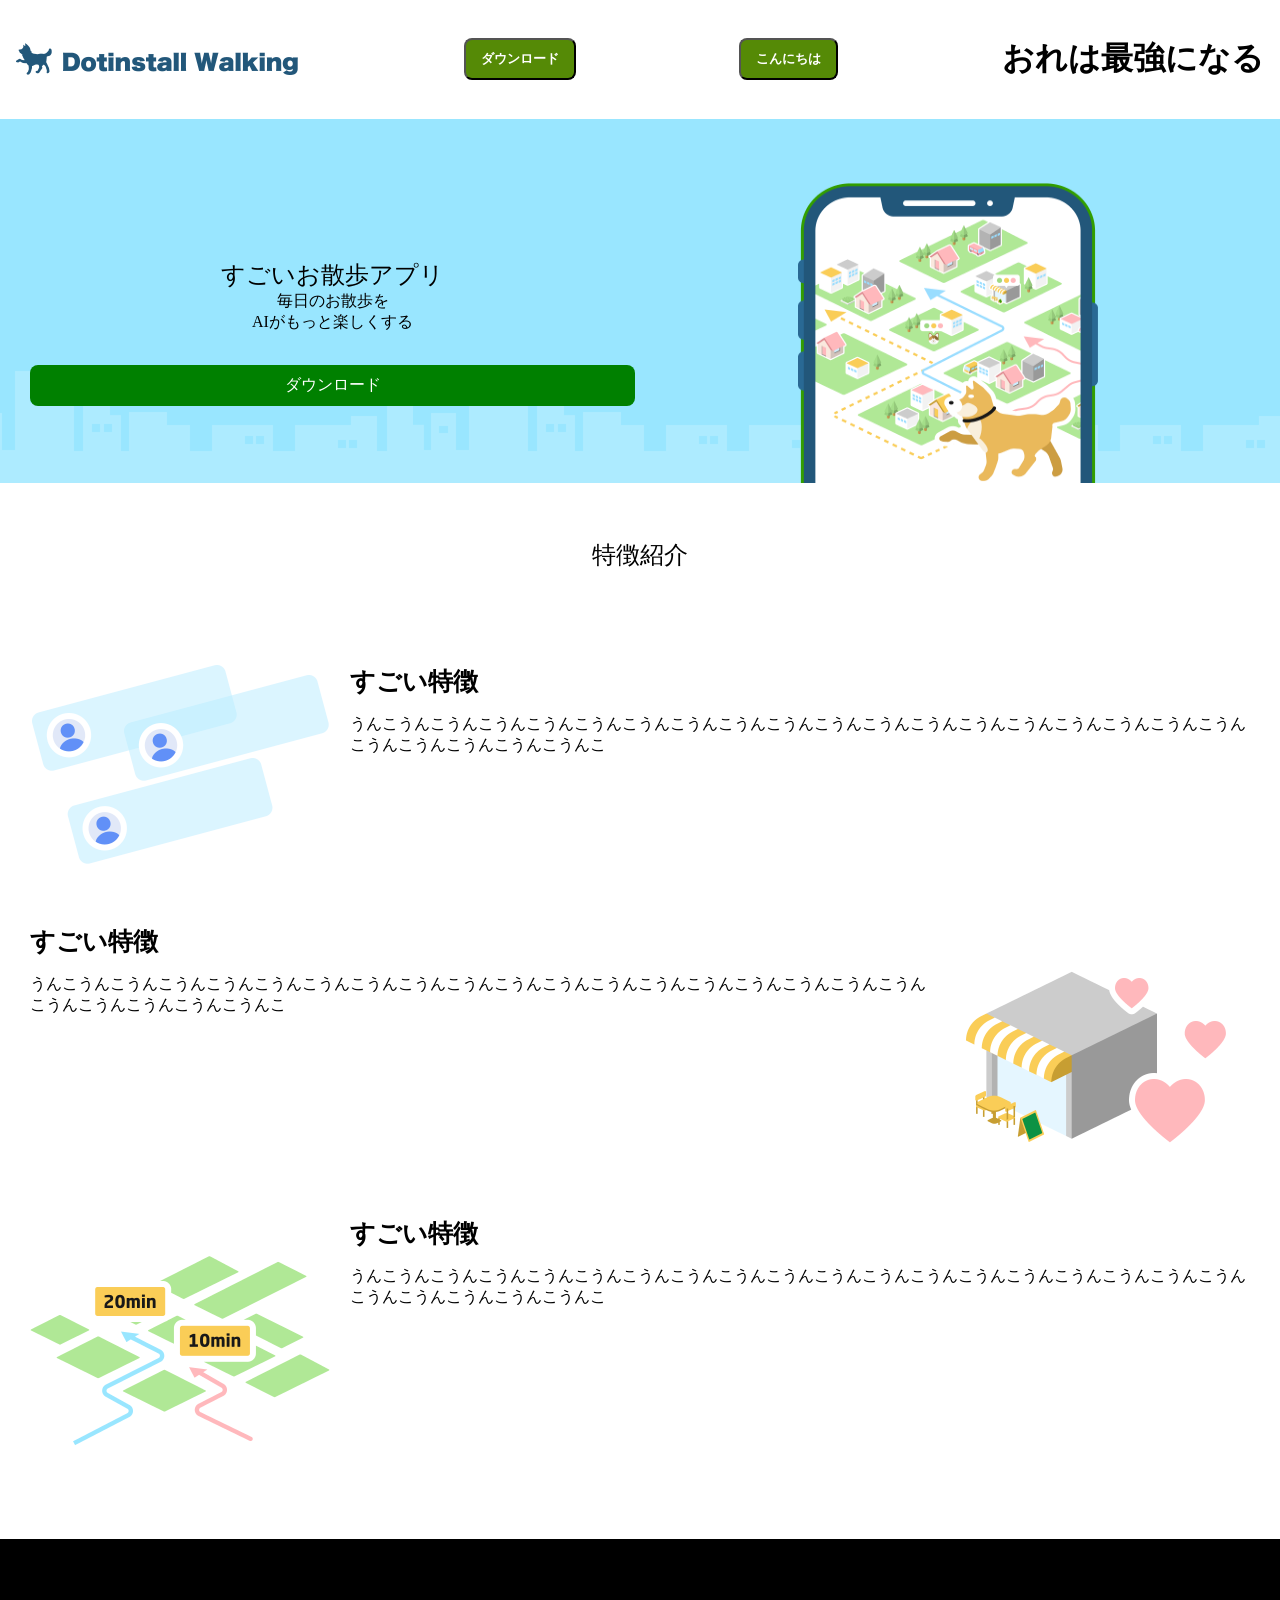
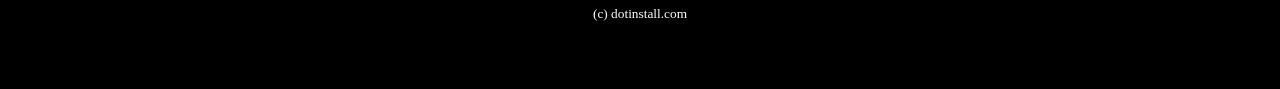
<file: index.html>
<!DOCTYPE html>
<html lang="ja">
<head>
  <meta charset="UTF-8">
  <meta http-equiv="X-UA-Compatible" content="IE=edge">
  <meta name="viewport" content="width=device-width, initial-scale=1.0">
  <title>Dotinstall Walking - すごいお散歩アプリ</title>
  <link rel="icon" href="favicon.png">
  <link rel="stylesheet" href="style.css">
</head>
<body>
<!-- 最初の上の部分 -->
<header>
  <img src="logo-sp.png" width="116" height="32" class="sp">
  <img src="logo-pc.png" width="284" height="32" class="pc">
  <button>ダウンロード</button>
  <button>こんにちは  </button>
  <h1>おれは最強になる</h1>
</header>
<!-- 次のところ -->
<section class="first">
  <div>
  <h2>すごいお散歩アプリ</h2>
  <p class="p1">毎日のお散歩を<br>AIがもっと楽しくする</p>
  <a href="#" target="_blank">ダウンロード</a>
  </div>
<div>
  <img src="app.png" width="300" height="300">
</div>
</section>
<!-- 二番目のところ -->
 <h3>特徴紹介</h3>
 <section class="siso">
  <section class="second">
    <img src="feature-1.png" width="300" height="200">
    <div>
    <h4>すごい特徴</h4>
    <p>うんこうんこうんこうんこうんこうんこうんこうんこうんこうんこうんこうんこうんこうんこうんこうんこうんこうんこうんこうんこうんこうんこうんこうんこ</p>
    </div>
  </section>
  <section class="third">
    <img src="feature-2.png" width="300" height="200">
    <div>
    <h4>すごい特徴</h4>
    <p>うんこうんこうんこうんこうんこうんこうんこうんこうんこうんこうんこうんこうんこうんこうんこうんこうんこうんこうんこうんこうんこうんこうんこうんこ</p>
    </div>
  </section>
  <section class="forth">
    <img src="feature-3.png" width="300" height="200">
    <div>
    <h4>すごい特徴</h4>
    <p>うんこうんこうんこうんこうんこうんこうんこうんこうんこうんこうんこうんこうんこうんこうんこうんこうんこうんこうんこうんこうんこうんこうんこうんこ</p>
    </div>
  </section>
 </section>
  <footer>
    <small>(c) dotinstall.com</small>
  </footer>
</body>
</html>
</file>
<file: style.css>
@charset "utf-8";

body {

  margin: 0;
}
header{
  display: flex;
  justify-content: space-between;
  padding: 16px;
  align-items: center;
}
button {
background-color: rgb(85, 138, 6);
color: white;
font-weight: bold;
border-radius: 8px;
align-self: center;
cursor: pointer;
transition-property: transform;
transition-duration: 1s;
transition-timing-function: ease-out;
padding: 10px 15px;
}
button:hover{
  transform: scale(1.05);
}
.pc{
  display: none;
}
.first{
  background:#99e6ff url(bg.png);
  background-repeat: repeat-x;
  background-position:center bottom;
  display: flex;
  justify-content: center;
  align-items: center;
  flex-direction: column;
  padding : 64px 30px 0; 
  text-align: center;
  a{
  display: block;
  text-decoration: none;
  color: white;
  background-color: green;
  padding: 10px 15px;
  border-radius: 8px;
  margin-top:32px;
  transition-duration: 2s;
  transition-property: transform;
  transition-timing-function: linear;
}
.p1{
  margin-top:0;
}
h2{
  margin:0;
  font-weight: normal;
}
img{
  margin-top:48px;
  vertical-align: bottom;
}
}
a:hover{
transform: scale(1.15);
}
h3{
  padding-top:32px;
  text-align: center;
  font-weight: normal;
  font-size: 24px;
  margin-bottom: 64px;
}
h4{
  font-size: 25px;
}
.second{
  display: flex;
  flex-direction: column;
  padding: 30px 30px;
img{
  margin:0 auto;
}
h4{
  margin: 0;
}
}
.third{
  display: flex;
  flex-direction: column;
  padding: 30px 30px;
img{
  margin:0 auto;
  padding-top:32px;
}
h4{
  margin: 0;
}
}
.forth{
  display: flex;
  flex-direction: column;
  padding: 30px 30px;
img{
  margin:0 auto;
  padding-top:32px;
}
h4{
  margin: 0;
}
}
footer{
  display: flex;
  background-color: black;
  text-align: center;
  height: 150px;
  color: white;
  align-items: center;
  justify-content: center;
  margin-top:60px;
}
@media (min-width: 530px) { 

.pc{
  display: block;
}

.sp{
  display: none;
}
.first{
  display: flex;
  flex-direction: row;
  align-items: center;
  gap:10px;
}
.first div{
  flex: 1;
}
.first img{
  margin-top: 0;
}
.second{
  flex-direction: row;
  gap: 20px;
}
.third{
  flex-direction: row-reverse;
  gap: 20px;
}
.forth{
  flex-direction: row;
  gap: 20px;
}
}
</file>
